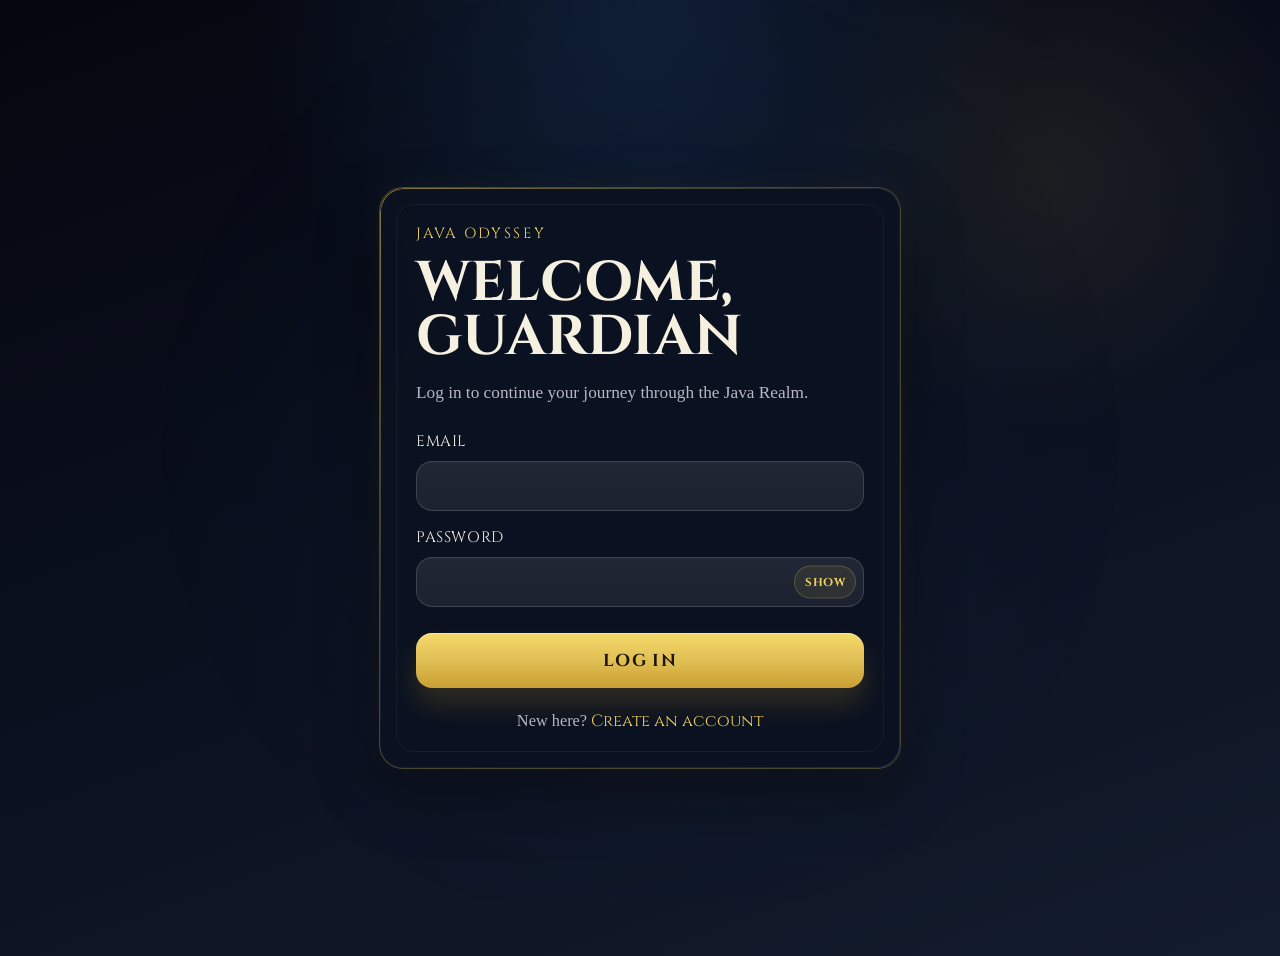
<file: login.html>
<?php
declare(strict_types=1);

require_once __DIR__ . '/php/auth_check.php';

if (is_user_authenticated()) {
    header('Location: game.php');
    exit;
}
?>
<!DOCTYPE html>
<html lang="en">
<head>
    <meta charset="UTF-8">
    <meta name="viewport" content="width=device-width, initial-scale=1.0">
    <title>Login | Java Odyssey</title>
    <link rel="preconnect" href="https://fonts.googleapis.com">
    <link rel="preconnect" href="https://fonts.gstatic.com" crossorigin>
    <link href="https://fonts.googleapis.com/css2?family=Cinzel:wght@500;700&family=IM+Fell+English:ital@0;1&display=swap" rel="stylesheet">
    <link rel="preload" as="audio" href="assets/audio/bgm/main_menu.mp3" type="audio/mpeg">
    <link rel="stylesheet" href="css/auth.css?v=20260416a">
</head>
<body class="auth-page">
    <main class="auth-layout">
        <section class="auth-card auth-card-compact">
            <div class="auth-card-frame">
                <div class="auth-card-top">
                    <p class="auth-kicker">Java Odyssey</p>
                </div>

                <h1 class="auth-title">Welcome, Guardian</h1>
                <p class="auth-copy">Log in to continue your journey through the Java Realm.</p>

                <div id="auth-message" class="auth-message" hidden></div>

                <form class="auth-form" action="php/login.php" method="POST">
                    <label class="auth-field" for="login-email">
                        <span>Email</span>
                        <input id="login-email" name="email" type="email" autocomplete="email" required>
                    </label>

                    <label class="auth-field" for="login-password">
                        <span>Password</span>
                        <span class="auth-password-control">
                            <input id="login-password" name="password" type="password" autocomplete="current-password" minlength="6" required>
                            <button class="auth-password-toggle" type="button" data-toggle-password="login-password" aria-controls="login-password" aria-label="Show password" aria-pressed="false">
                                Show
                            </button>
                        </span>
                    </label>

                    <button class="auth-submit" type="submit">Log In</button>
                </form>

                <p class="auth-switch">
                    New here?
                    <a href="register.php">Create an account</a>
                </p>
            </div>
        </section>
    </main>

    <script src="js/auth.js?v=20260422a"></script>
</body>
</html>
</file>
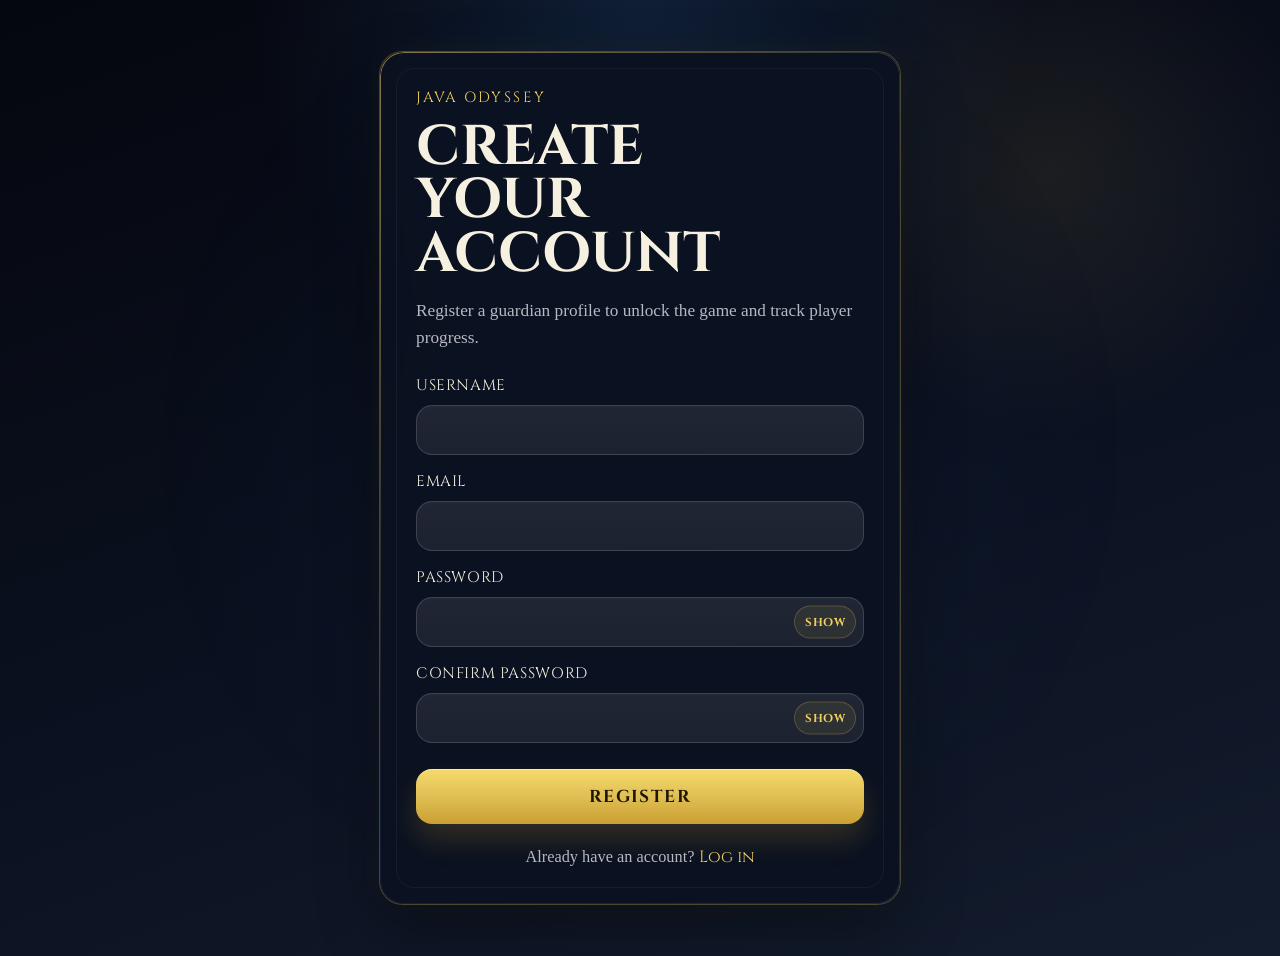
<file: register.html>
<?php
declare(strict_types=1);

require_once __DIR__ . '/php/auth_check.php';

if (is_user_authenticated()) {
    header('Location: game.php');
    exit;
}
?>
<!DOCTYPE html>
<html lang="en">
<head>
    <meta charset="UTF-8">
    <meta name="viewport" content="width=device-width, initial-scale=1.0">
    <title>Register | Java Odyssey</title>
    <link rel="preconnect" href="https://fonts.googleapis.com">
    <link rel="preconnect" href="https://fonts.gstatic.com" crossorigin>
    <link href="https://fonts.googleapis.com/css2?family=Cinzel:wght@500;700&family=IM+Fell+English:ital@0;1&display=swap" rel="stylesheet">
    <link rel="preload" as="audio" href="assets/audio/bgm/main_menu.mp3" type="audio/mpeg">
    <link rel="stylesheet" href="css/auth.css?v=20260416a">
</head>
<body class="auth-page">
    <main class="auth-layout">
        <section class="auth-card auth-card-compact">
            <div class="auth-card-frame">
                <div class="auth-card-top">
                    <p class="auth-kicker">Java Odyssey</p>
                </div>

                <h1 class="auth-title">Create Your Account</h1>
                <p class="auth-copy">Register a guardian profile to unlock the game and track player progress.</p>


                <div id="auth-message" class="auth-message" hidden></div>

                <form class="auth-form" action="php/register.php" method="POST">
                    <label class="auth-field" for="register-username">
                        <span>Username</span>
                        <input id="register-username" name="username" type="text" autocomplete="username" maxlength="50" required>
                    </label>

                    <label class="auth-field" for="register-email">
                        <span>Email</span>
                        <input id="register-email" name="email" type="email" autocomplete="email" required>
                    </label>

                    <label class="auth-field" for="register-password">
                        <span>Password</span>
                        <span class="auth-password-control">
                            <input id="register-password" name="password" type="password" autocomplete="new-password" minlength="6" required>
                            <button class="auth-password-toggle" type="button" data-toggle-password="register-password" aria-controls="register-password" aria-label="Show password" aria-pressed="false">
                                Show
                            </button>
                        </span>
                    </label>

                    <label class="auth-field" for="register-confirm-password">
                        <span>Confirm Password</span>
                        <span class="auth-password-control">
                            <input id="register-confirm-password" name="confirm_password" type="password" autocomplete="new-password" minlength="6" required>
                            <button class="auth-password-toggle" type="button" data-toggle-password="register-confirm-password" aria-controls="register-confirm-password" aria-label="Show confirm password" aria-pressed="false">
                                Show
                            </button>
                        </span>
                    </label>

                    <button class="auth-submit" type="submit">Register</button>
                </form>

                <p class="auth-switch">
                    Already have an account?
                    <a href="login.php">Log in</a>
                </p>
            </div>
        </section>
    </main>

    <script src="js/auth.js?v=20260422a"></script>
</body>
</html>
</file>
<file: css/auth.css>
:root {
    --auth-bg:
        radial-gradient(circle at top, rgba(74, 158, 255, 0.14), transparent 34%),
        radial-gradient(circle at 82% 18%, rgba(240, 208, 96, 0.08), transparent 20%),
        linear-gradient(160deg, #05070f 0%, #0b1120 55%, #131c2d 100%);
    --auth-card-bg: rgba(11, 17, 32, 0.94);
    --auth-card-border: rgba(240, 208, 96, 0.28);
    --auth-card-inner: rgba(255, 255, 255, 0.05);
    --auth-input-bg: rgba(255, 255, 255, 0.06);
    --auth-input-border: rgba(255, 255, 255, 0.14);
    --auth-text: #f5f0df;
    --auth-text-dim: #b7b8c2;
    --auth-accent: #f0d060;
    --auth-accent-strong: #ffdd73;
    --auth-code-bg: rgba(84, 124, 255, 0.11);
    --auth-code-border: rgba(122, 164, 255, 0.25);
    --auth-code-text: #91b7ff;
}

body.auth-page {
    min-height: 100vh;
    margin: 0;
    background: var(--auth-bg);
    color: var(--auth-text);
    font-family: 'IM Fell English', Georgia, serif;
    position: relative;
    overflow-x: hidden;
}

body.auth-page::before,
body.auth-page::after {
    content: '';
    position: fixed;
    inset: 0;
    pointer-events: none;
}

body.auth-page::before {
    background:
        linear-gradient(90deg, rgba(255, 255, 255, 0.02) 1px, transparent 1px),
        linear-gradient(180deg, rgba(255, 255, 255, 0.018) 1px, transparent 1px);
    background-size: 88px 88px;
    mask-image: radial-gradient(circle at center, black 34%, transparent 88%);
    opacity: 0.18;
}

body.auth-page::after {
    background:
        radial-gradient(circle at 50% 50%, rgba(240, 208, 96, 0.05), transparent 36%),
        radial-gradient(circle at 50% 50%, rgba(74, 158, 255, 0.08), transparent 66%);
    opacity: 0.55;
}

.auth-layout {
    min-height: 100vh;
    display: flex;
    align-items: center;
    justify-content: center;
    padding: 28px;
    position: relative;
    z-index: 1;
}

.auth-card,
.auth-loading-card {
    width: min(100%, 520px);
    position: relative;
    border: 1px solid var(--auth-card-border);
    border-radius: 24px;
    background: var(--auth-card-bg);
    box-shadow:
        0 24px 60px rgba(0, 0, 0, 0.36),
        0 0 30px rgba(240, 208, 96, 0.05);
    backdrop-filter: blur(14px);
    overflow: hidden;
}

.auth-card::before,
.auth-loading-card::before {
    content: '';
    position: absolute;
    inset: 0;
    border-radius: inherit;
    padding: 1px;
    background: linear-gradient(135deg, rgba(240, 208, 96, 0.55), rgba(255, 255, 255, 0.04), rgba(74, 158, 255, 0.2));
    -webkit-mask:
        linear-gradient(#fff 0 0) content-box,
        linear-gradient(#fff 0 0);
    -webkit-mask-composite: xor;
    mask-composite: exclude;
    pointer-events: none;
}

.auth-card-frame,
.auth-loading-card {
    position: relative;
    padding: 36px;
}

.auth-card-frame::before {
    content: '';
    position: absolute;
    inset: 16px;
    border-radius: 18px;
    border: 1px solid var(--auth-card-inner);
    pointer-events: none;
}

.auth-card-top {
    display: flex;
    align-items: center;
    justify-content: space-between;
    gap: 16px;
    margin-bottom: 14px;
}

.auth-kicker {
    margin: 0;
    color: var(--auth-accent);
    font-family: 'Cinzel', serif;
    font-size: 0.92rem;
    letter-spacing: 0.16em;
    text-transform: uppercase;
}

.auth-code-pill {
    display: inline-flex;
    align-items: center;
    justify-content: center;
    padding: 8px 14px;
    border-radius: 999px;
    border: 1px solid var(--auth-code-border);
    background: var(--auth-code-bg);
    color: var(--auth-code-text);
    font: 0.86rem 'Consolas', 'Courier New', monospace;
    white-space: nowrap;
}

.auth-title {
    margin: 0;
    font-family: 'Cinzel', serif;
    font-size: clamp(2.35rem, 5vw, 3.5rem);
    line-height: 0.96;
    text-transform: uppercase;
    max-width: 9ch;
}

.auth-title-small {
    font-size: clamp(1.65rem, 4vw, 2rem);
}

.auth-copy {
    margin: 16px 0 0;
    color: var(--auth-text-dim);
    font-size: 1.08rem;
    line-height: 1.55;
}

.auth-mini-runes {
    margin-top: 18px;
    display: flex;
    flex-wrap: wrap;
    gap: 10px;
}

.auth-mini-runes span {
    display: inline-flex;
    align-items: center;
    padding: 7px 12px;
    border-radius: 999px;
    border: 1px solid rgba(240, 208, 96, 0.14);
    background: rgba(240, 208, 96, 0.06);
    color: var(--auth-text-dim);
    font: 0.82rem 'Consolas', 'Courier New', monospace;
}

.auth-form {
    margin-top: 24px;
    display: grid;
    gap: 16px;
}

.auth-field {
    display: grid;
    gap: 9px;
    font-family: 'Cinzel', serif;
    font-size: 0.95rem;
}

.auth-field span {
    letter-spacing: 0.04em;
    text-transform: uppercase;
}

.auth-field input {
    box-sizing: border-box;
    width: 100%;
    padding: 15px 16px;
    border: 1px solid var(--auth-input-border);
    border-radius: 16px;
    background:
        linear-gradient(180deg, rgba(255, 255, 255, 0.03), rgba(255, 255, 255, 0.015)),
        var(--auth-input-bg);
    color: var(--auth-text);
    font: 1rem 'IM Fell English', Georgia, serif;
    box-shadow: inset 0 1px 0 rgba(255, 255, 255, 0.025);
    transition: border-color 0.2s ease, box-shadow 0.2s ease, transform 0.2s ease;
}

.auth-password-control {
    position: relative;
    display: block;
    width: 100%;
}

.auth-password-control input {
    padding-right: 82px;
}

.auth-password-toggle {
    position: absolute;
    right: 8px;
    top: 50%;
    transform: translateY(-50%);
    min-width: 58px;
    padding: 8px 10px;
    border: 1px solid rgba(240, 208, 96, 0.22);
    border-radius: 999px;
    background: rgba(240, 208, 96, 0.08);
    color: var(--auth-accent);
    cursor: pointer;
    font: 700 0.72rem 'Cinzel', serif;
    letter-spacing: 0.04em;
    text-transform: uppercase;
    transition: background 0.2s ease, border-color 0.2s ease, color 0.2s ease;
}

.auth-password-toggle:hover,
.auth-password-toggle:focus-visible {
    background: rgba(240, 208, 96, 0.16);
    border-color: rgba(240, 208, 96, 0.5);
    color: var(--auth-accent-strong);
    outline: none;
}

.auth-field input:focus {
    outline: none;
    border-color: rgba(240, 208, 96, 0.7);
    box-shadow:
        0 0 0 4px rgba(240, 208, 96, 0.1),
        0 0 18px rgba(240, 208, 96, 0.08);
    transform: translateY(-1px);
}

.auth-submit {
    margin-top: 10px;
    padding: 16px 18px;
    border: 0;
    border-radius: 16px;
    background: linear-gradient(180deg, #f6da6b 0%, #dfbe53 52%, #ca9f33 100%);
    color: #1f1703;
    cursor: pointer;
    font: 700 1.08rem 'Cinzel', serif;
    letter-spacing: 0.08em;
    text-transform: uppercase;
    transition: transform 0.2s ease, box-shadow 0.2s ease, filter 0.2s ease;
    box-shadow:
        0 16px 28px rgba(201, 155, 43, 0.2),
        inset 0 1px 0 rgba(255, 255, 255, 0.42);
}

.auth-submit:hover {
    transform: translateY(-2px);
    box-shadow:
        0 18px 30px rgba(201, 155, 43, 0.24),
        inset 0 1px 0 rgba(255, 255, 255, 0.5);
    filter: saturate(1.03);
}

.auth-secondary-button {
    margin-top: 10px;
    padding: 14px 18px;
    border: 1px solid rgba(240, 208, 96, 0.28);
    border-radius: 16px;
    background: rgba(255, 255, 255, 0.05);
    color: var(--auth-text);
    cursor: pointer;
    font: 700 0.92rem 'Cinzel', serif;
    letter-spacing: 0.08em;
    text-transform: uppercase;
}

.auth-secondary-button:hover,
.auth-secondary-button:focus-visible {
    border-color: rgba(240, 208, 96, 0.7);
    background: rgba(240, 208, 96, 0.1);
}

.auth-modal {
    position: fixed;
    inset: 0;
    display: flex;
    align-items: center;
    justify-content: center;
    padding: 24px;
    z-index: 999;
}

.auth-modal[hidden] {
    display: none;
}

.auth-modal-backdrop {
    position: absolute;
    inset: 0;
    background: rgba(4, 8, 18, 0.8);
    backdrop-filter: blur(3px);
}

.auth-modal-content {
    position: relative;
    width: min(100%, 480px);
    max-width: 480px;
    z-index: 1;
    padding: 28px;
    border-radius: 22px;
    background: rgba(11, 17, 32, 0.98);
    border: 1px solid rgba(240, 208, 96, 0.25);
    box-shadow: 0 22px 48px rgba(0, 0, 0, 0.45);
}

.auth-modal-close {
    position: absolute;
    top: 14px;
    right: 14px;
    width: 36px;
    height: 36px;
    border: 0;
    border-radius: 999px;
    background: rgba(255, 255, 255, 0.08);
    color: var(--auth-text);
    font-size: 1.45rem;
    cursor: pointer;
}

.auth-modal-content h2 {
    margin: 0 0 12px;
}

.auth-modal-content p {
    margin: 0 0 14px;
    color: var(--auth-text-dim);
}

.auth-modal .auth-form {
    margin-top: 10px;
}

.auth-forgot-button {
    appearance: none;
    width: 100%;
    padding: 14px 18px;
    border: 1px solid rgba(240, 208, 96, 0.26);
    border-radius: 16px;
    background: rgba(255, 255, 255, 0.08);
    color: var(--auth-text);
    cursor: pointer;
    font: 700 0.92rem 'Cinzel', serif;
    letter-spacing: 0.08em;
    text-transform: uppercase;
    transition: transform 0.2s ease, border-color 0.2s ease, background 0.2s ease;
    margin-top: 8px;
}

.auth-forgot-button:hover,
.auth-forgot-button:focus-visible {
    border-color: rgba(240, 208, 96, 0.6);
    background: rgba(240, 208, 96, 0.12);
    transform: translateY(-1px);
    outline: none;
}

.auth-switch {
    margin: 22px 0 0;
    color: var(--auth-text-dim);
    text-align: center;
    font-size: 1.02rem;
}

.auth-switch a,
.account-link {
    color: var(--auth-accent);
    text-decoration: none;
    font-family: 'Cinzel', serif;
}

.auth-switch a:hover,
.account-link:hover {
    text-decoration: underline;
}

.auth-message {
    margin-top: 18px;
    padding: 12px 14px;
    border-radius: 14px;
    border: 1px solid transparent;
    font-size: 0.98rem;
    line-height: 1.45;
}

.auth-message.is-error {
    color: #ffd5d5;
    background: rgba(135, 30, 48, 0.28);
    border-color: rgba(255, 115, 115, 0.45);
}

.auth-message.is-success {
    color: #ddffe7;
    background: rgba(20, 106, 58, 0.26);
    border-color: rgba(124, 242, 163, 0.45);
}

.auth-loading-overlay {
    position: fixed;
    inset: 0;
    z-index: 2000;
    display: flex;
    align-items: center;
    justify-content: center;
    padding: 24px;
    background: rgba(5, 7, 15, 0.88);
}

.auth-loading-overlay[hidden] {
    display: none !important;
}

.account-panel,
.pause-account {
    margin-top: 18px;
    color: var(--text-light);
    font-family: var(--font-heading, 'Cinzel', serif);
    display: flex;
    flex-wrap: wrap;
    gap: 10px 18px;
    align-items: center;
    justify-content: center;
}

.pause-account {
    margin: 0 0 14px;
}

.account-link-button {
    display: inline-flex;
    align-items: center;
    justify-content: center;
}

@media (max-width: 640px) {
    .auth-layout {
        padding: 18px;
    }

    .auth-card,
    .auth-loading-card {
        border-radius: 20px;
    }

    .auth-card-frame,
    .auth-loading-card {
        padding: 24px;
    }

    .auth-card-top {
        flex-direction: column;
        align-items: flex-start;
    }

    .auth-title {
        max-width: none;
    }

    .account-panel {
        flex-direction: column;
    }
}

.auth-forgot-text {
    margin: 0;
    text-align: right;
}

.auth-forgot-link {
    display: inline-block;
    margin-top: 6px;
    color: var(--auth-accent);
    font: 700 0.86rem 'Cinzel', serif;
    letter-spacing: 0.08em;
    text-decoration: none;
    text-transform: uppercase;
    transition: color 0.2s ease, transform 0.2s ease;
}

.auth-forgot-link:hover,
.auth-forgot-link:focus-visible {
    color: var(--auth-accent-strong);
    transform: translateY(-1px);
    outline: none;
}
</file>
